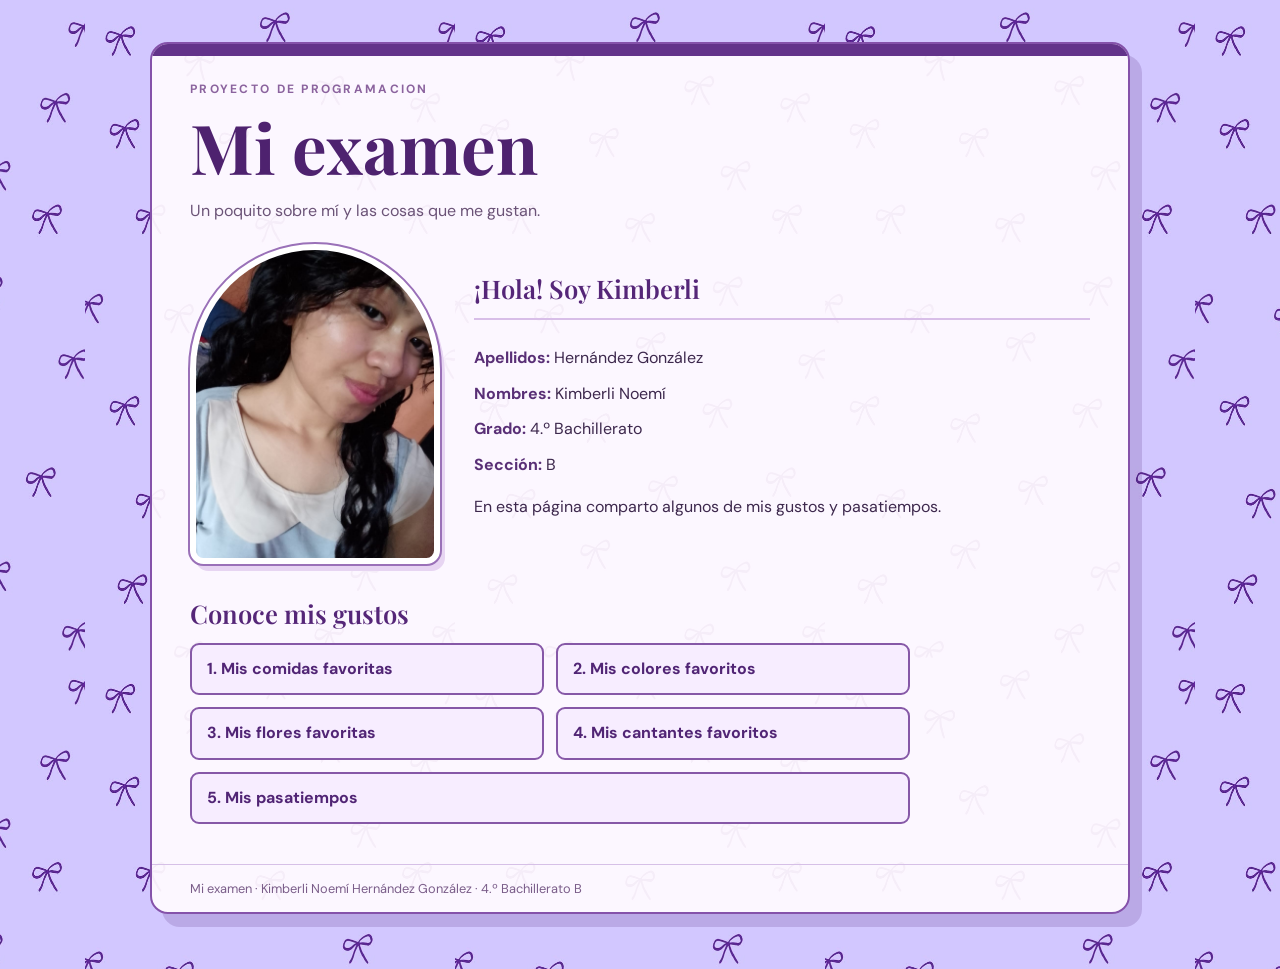
<file: index.html>
<!DOCTYPE html><html lang="es"><head><meta charset="UTF-8"><meta name="viewport" content="width=device-width, initial-scale=1"><meta name="description" content="Proyecto escolar de Kimberli Noemí Hernández González"><title>Inicio | Mi examen</title><link rel="stylesheet" href="style.css"></head><body><div class="wrap"><div class="topline"></div><header><div class="eyebrow">Proyecto de programacion</div><h1 class="heading">Mi examen</h1><p class="intro">Un poquito sobre mí y las cosas que me gustan.</p></header><main class="main"><section class="home-layout"><img class="portrait" src="imagenes/foto-kimberli.jpg" alt="Fotografía de Kimberli"><div><h2 class="section-title" style="margin-top:0">¡Hola! Soy Kimberli</h2><div class="details"><p><b>Apellidos:</b> Hernández González</p><p><b>Nombres:</b> Kimberli Noemí</p><p><b>Grado:</b> 4.º Bachillerato</p><p><b>Sección:</b> B</p></div><p>En esta página comparto algunos de mis gustos y pasatiempos.</p></div></section><h2 class="section-title">Conoce mis gustos</h2><nav class="links" aria-label="Mis cinco temas"><a href="comida.html">1. Mis comidas favoritas</a><a href="colores.html">2. Mis colores favoritos</a><a href="flores.html">3. Mis flores favoritas</a><a href="cantantes.html">4. Mis cantantes favoritos</a><a href="pasatiempos.html">5. Mis pasatiempos</a></nav></main><footer class="footer">Mi examen · Kimberli Noemí Hernández González · 4.º Bachillerato B</footer></div></body></html>
</file>
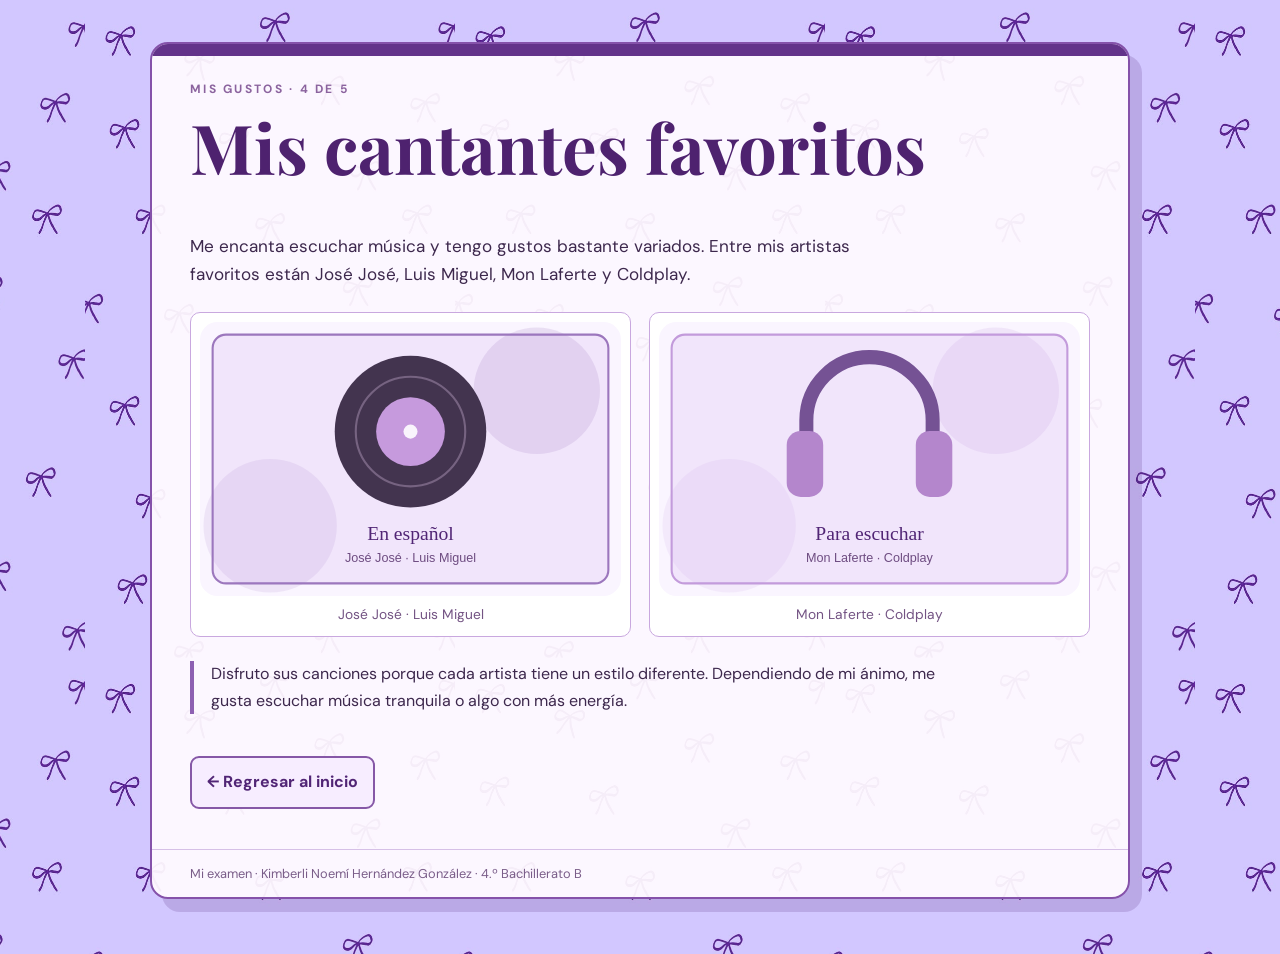
<file: cantantes.html>
<!DOCTYPE html><html lang="es"><head><meta charset="UTF-8"><meta name="viewport" content="width=device-width, initial-scale=1"><meta name="description" content="Proyecto escolar de Kimberli Noemí Hernández González"><title>Mis cantantes favoritos | Mi examen</title><link rel="stylesheet" href="style.css"></head><body><div class="wrap"><div class="topline"></div><header><div class="eyebrow">Mis gustos · 4 de 5</div><h1 class="heading">Mis cantantes favoritos</h1></header><main class="main"><p class="page-lead">Me encanta escuchar música y tengo gustos bastante variados. Entre mis artistas favoritos están José José, Luis Miguel, Mon Laferte y Coldplay.</p><div class="two-images"><figure><img src="imagenes/cantantes-1.svg" alt="Ilustración sobre mis cantantes favoritos" loading="lazy"><figcaption>José José · Luis Miguel</figcaption></figure><figure><img src="imagenes/cantantes-2.svg" alt="Ilustración sobre mis cantantes favoritos" loading="lazy"><figcaption>Mon Laferte · Coldplay</figcaption></figure></div><div class="text-block"><p>Disfruto sus canciones porque cada artista tiene un estilo diferente. Dependiendo de mi ánimo, me gusta escuchar música tranquila o algo con más energía.</p></div><a class="back" href="index.html">← Regresar al inicio</a></main><footer class="footer">Mi examen · Kimberli Noemí Hernández González · 4.º Bachillerato B</footer></div></body></html>
</file>
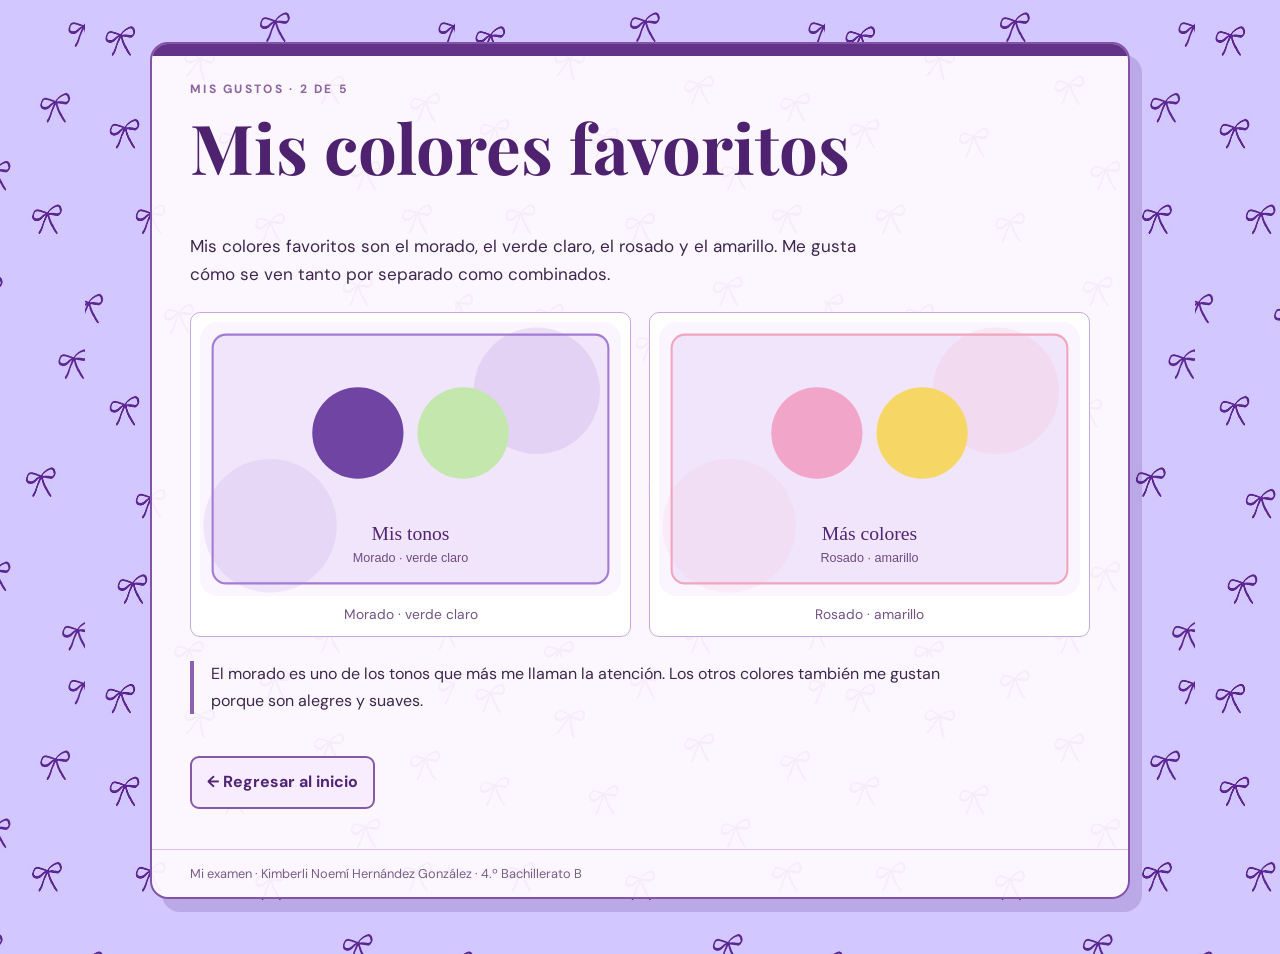
<file: colores.html>
<!DOCTYPE html><html lang="es"><head><meta charset="UTF-8"><meta name="viewport" content="width=device-width, initial-scale=1"><meta name="description" content="Proyecto escolar de Kimberli Noemí Hernández González"><title>Mis colores favoritos | Mi examen</title><link rel="stylesheet" href="style.css"></head><body><div class="wrap"><div class="topline"></div><header><div class="eyebrow">Mis gustos · 2 de 5</div><h1 class="heading">Mis colores favoritos</h1></header><main class="main"><p class="page-lead">Mis colores favoritos son el morado, el verde claro, el rosado y el amarillo. Me gusta cómo se ven tanto por separado como combinados.</p><div class="two-images"><figure><img src="imagenes/colores-1.svg" alt="Ilustración sobre mis colores favoritos" loading="lazy"><figcaption>Morado · verde claro</figcaption></figure><figure><img src="imagenes/colores-2.svg" alt="Ilustración sobre mis colores favoritos" loading="lazy"><figcaption>Rosado · amarillo</figcaption></figure></div><div class="text-block"><p>El morado es uno de los tonos que más me llaman la atención. Los otros colores también me gustan porque son alegres y suaves.</p></div><a class="back" href="index.html">← Regresar al inicio</a></main><footer class="footer">Mi examen · Kimberli Noemí Hernández González · 4.º Bachillerato B</footer></div></body></html>
</file>
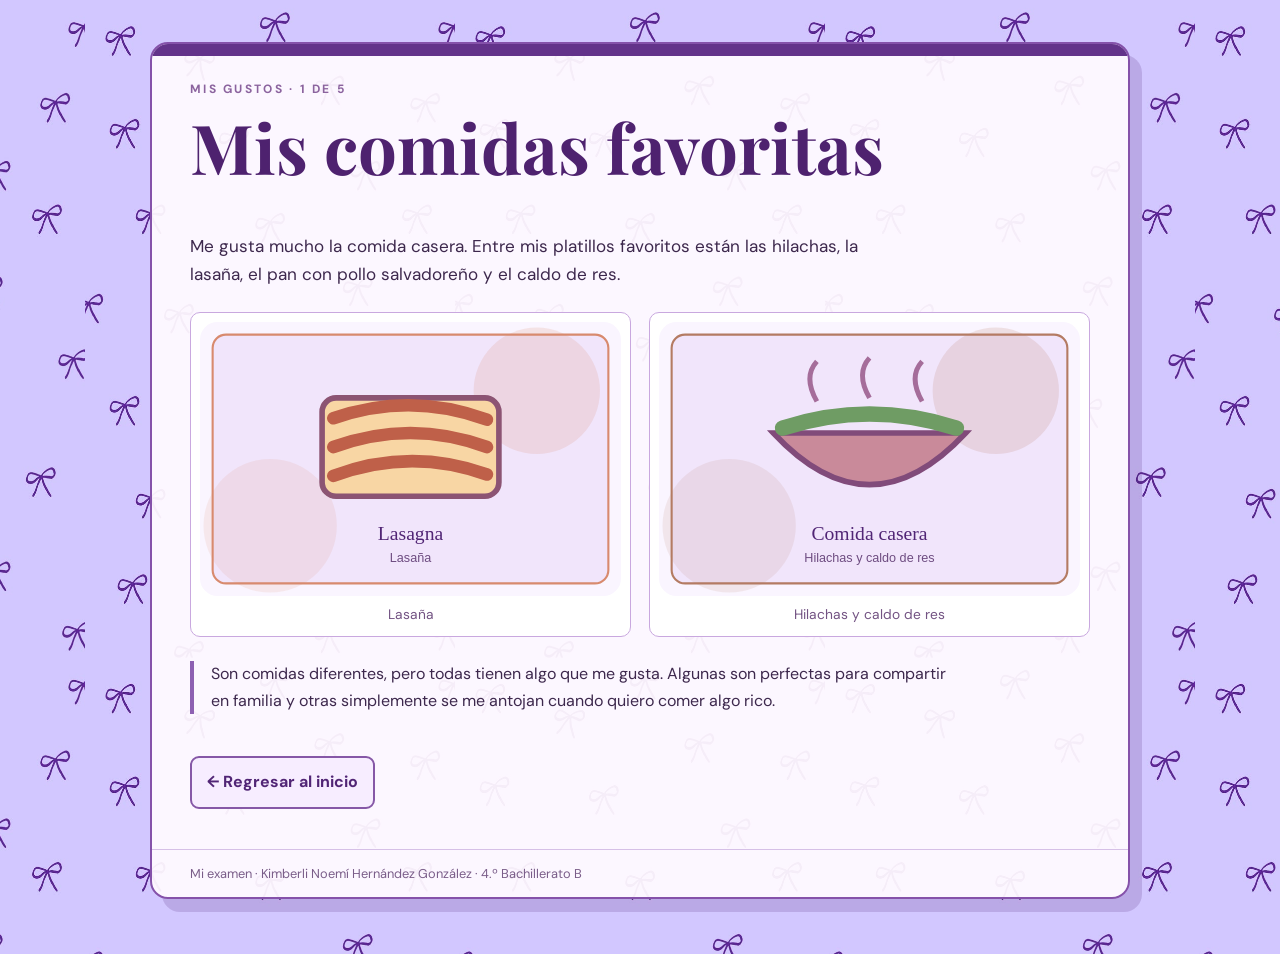
<file: comida.html>
<!DOCTYPE html><html lang="es"><head><meta charset="UTF-8"><meta name="viewport" content="width=device-width, initial-scale=1"><meta name="description" content="Proyecto escolar de Kimberli Noemí Hernández González"><title>Mis comidas favoritas | Mi examen</title><link rel="stylesheet" href="style.css"></head><body><div class="wrap"><div class="topline"></div><header><div class="eyebrow">Mis gustos · 1 de 5</div><h1 class="heading">Mis comidas favoritas</h1></header><main class="main"><p class="page-lead">Me gusta mucho la comida casera. Entre mis platillos favoritos están las hilachas, la lasaña, el pan con pollo salvadoreño y el caldo de res.</p><div class="two-images"><figure><img src="imagenes/comida-1.svg" alt="Ilustración sobre mis comidas favoritas" loading="lazy"><figcaption>Lasaña</figcaption></figure><figure><img src="imagenes/comida-2.svg" alt="Ilustración sobre mis comidas favoritas" loading="lazy"><figcaption>Hilachas y caldo de res</figcaption></figure></div><div class="text-block"><p>Son comidas diferentes, pero todas tienen algo que me gusta. Algunas son perfectas para compartir en familia y otras simplemente se me antojan cuando quiero comer algo rico.</p></div><a class="back" href="index.html">← Regresar al inicio</a></main><footer class="footer">Mi examen · Kimberli Noemí Hernández González · 4.º Bachillerato B</footer></div></body></html>
</file>
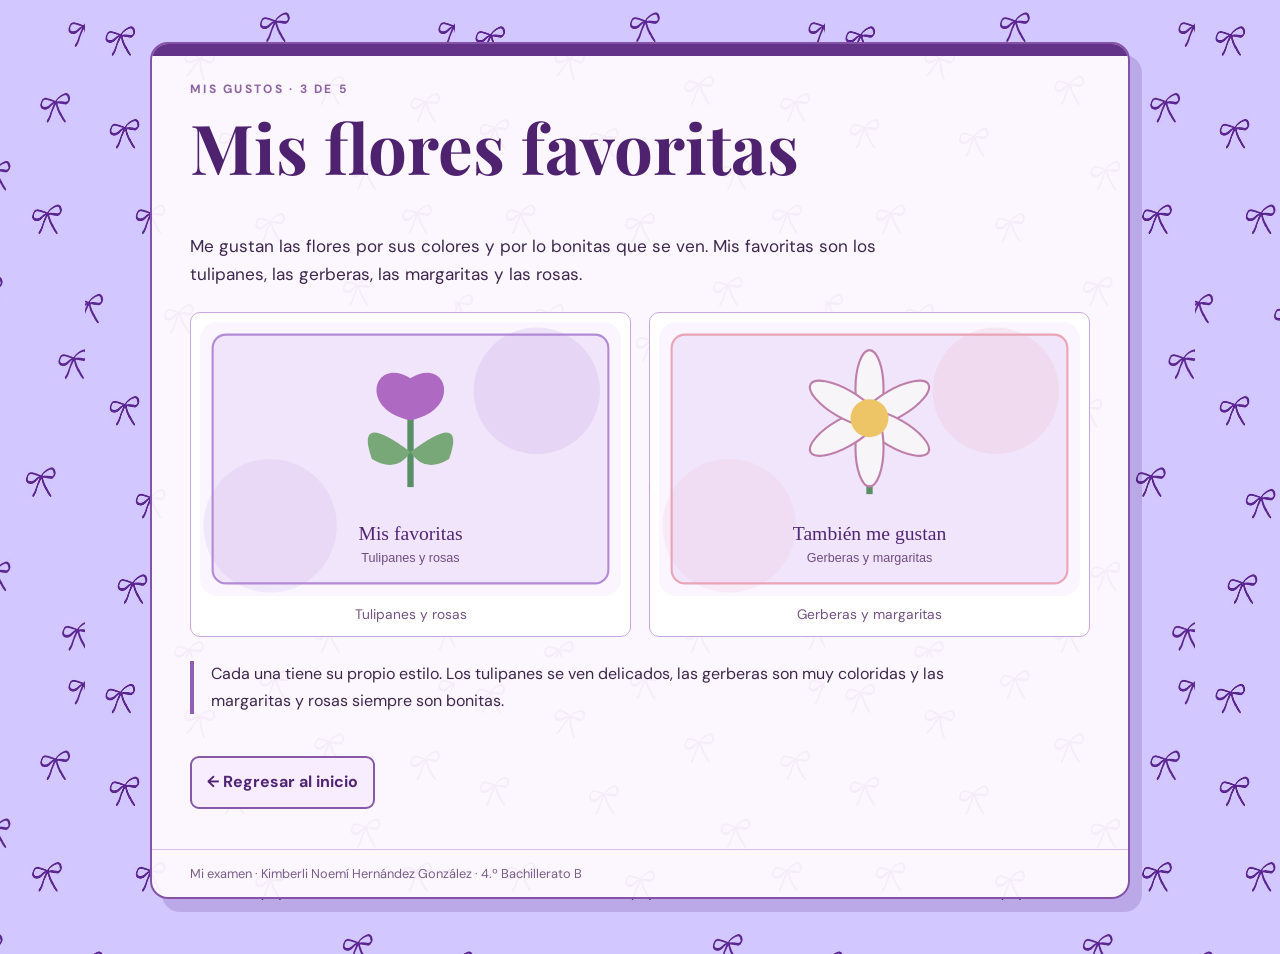
<file: flores.html>
<!DOCTYPE html><html lang="es"><head><meta charset="UTF-8"><meta name="viewport" content="width=device-width, initial-scale=1"><meta name="description" content="Proyecto escolar de Kimberli Noemí Hernández González"><title>Mis flores favoritas | Mi examen</title><link rel="stylesheet" href="style.css"></head><body><div class="wrap"><div class="topline"></div><header><div class="eyebrow">Mis gustos · 3 de 5</div><h1 class="heading">Mis flores favoritas</h1></header><main class="main"><p class="page-lead">Me gustan las flores por sus colores y por lo bonitas que se ven. Mis favoritas son los tulipanes, las gerberas, las margaritas y las rosas.</p><div class="two-images"><figure><img src="imagenes/flores-1.svg" alt="Ilustración sobre mis flores favoritas" loading="lazy"><figcaption>Tulipanes y rosas</figcaption></figure><figure><img src="imagenes/flores-2.svg" alt="Ilustración sobre mis flores favoritas" loading="lazy"><figcaption>Gerberas y margaritas</figcaption></figure></div><div class="text-block"><p>Cada una tiene su propio estilo. Los tulipanes se ven delicados, las gerberas son muy coloridas y las margaritas y rosas siempre son bonitas.</p></div><a class="back" href="index.html">← Regresar al inicio</a></main><footer class="footer">Mi examen · Kimberli Noemí Hernández González · 4.º Bachillerato B</footer></div></body></html>
</file>
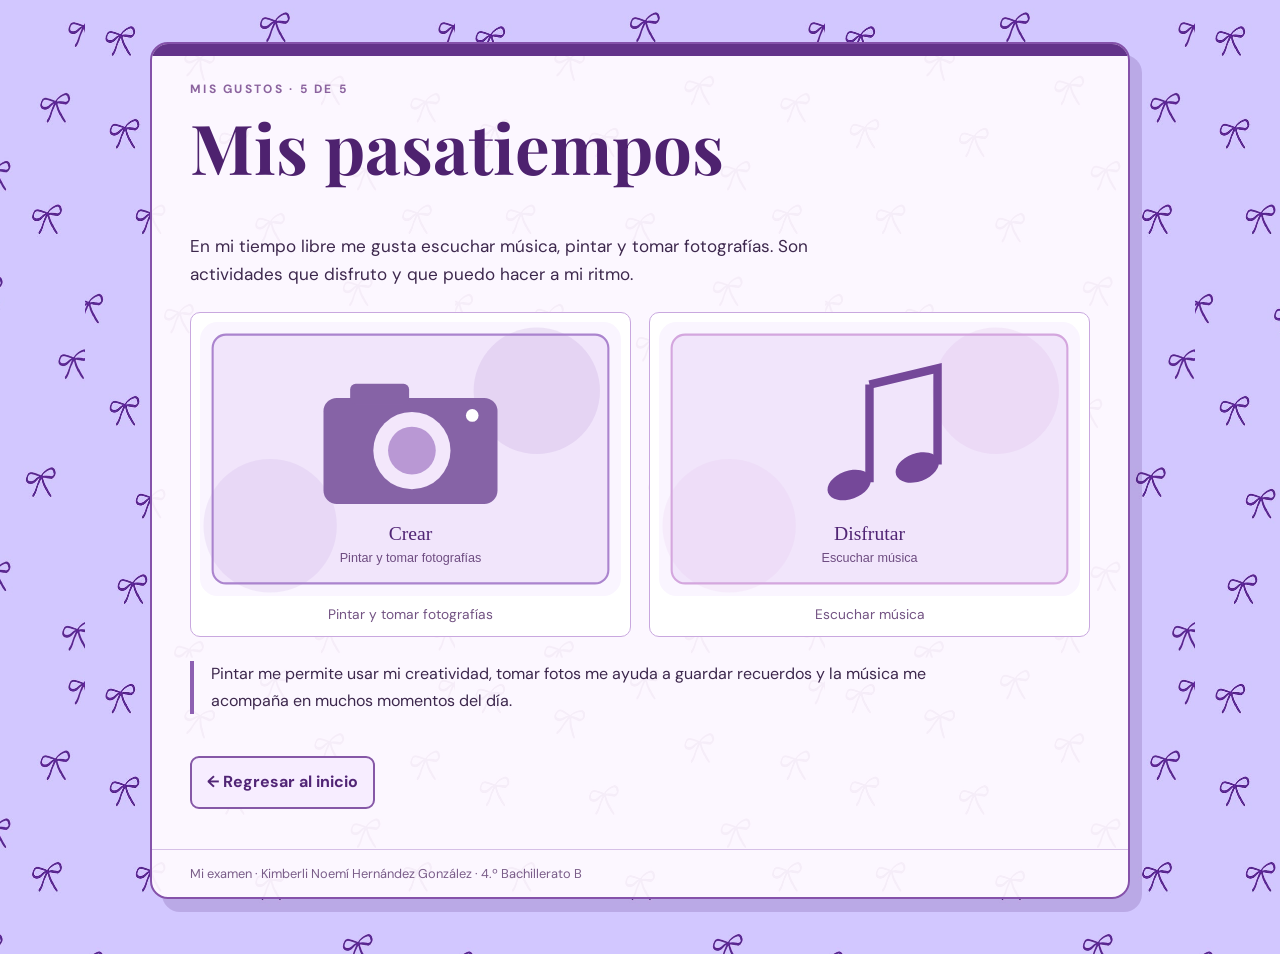
<file: pasatiempos.html>
<!DOCTYPE html><html lang="es"><head><meta charset="UTF-8"><meta name="viewport" content="width=device-width, initial-scale=1"><meta name="description" content="Proyecto escolar de Kimberli Noemí Hernández González"><title>Mis pasatiempos | Mi examen</title><link rel="stylesheet" href="style.css"></head><body><div class="wrap"><div class="topline"></div><header><div class="eyebrow">Mis gustos · 5 de 5</div><h1 class="heading">Mis pasatiempos</h1></header><main class="main"><p class="page-lead">En mi tiempo libre me gusta escuchar música, pintar y tomar fotografías. Son actividades que disfruto y que puedo hacer a mi ritmo.</p><div class="two-images"><figure><img src="imagenes/pasatiempos-1.svg" alt="Ilustración sobre mis pasatiempos" loading="lazy"><figcaption>Pintar y tomar fotografías</figcaption></figure><figure><img src="imagenes/pasatiempos-2.svg" alt="Ilustración sobre mis pasatiempos" loading="lazy"><figcaption>Escuchar música</figcaption></figure></div><div class="text-block"><p>Pintar me permite usar mi creatividad, tomar fotos me ayuda a guardar recuerdos y la música me acompaña en muchos momentos del día.</p></div><a class="back" href="index.html">← Regresar al inicio</a></main><footer class="footer">Mi examen · Kimberli Noemí Hernández González · 4.º Bachillerato B</footer></div></body></html>
</file>
<file: style.css>
@import url('https://fonts.googleapis.com/css2?family=DM+Sans:wght@400;500;600;700&family=Playfair+Display:wght@500;600;700&display=swap');
:root{--purple:#512575;--ink:#3d284d;--lilac:#e9d9f8;--line:#9b70b7}*{box-sizing:border-box}body{margin:0;background:#d6c9f9 url('imagenes/fondo-monos.png') center top / 370px auto repeat;color:var(--ink);font-family:'DM Sans',Arial,sans-serif;line-height:1.65}.wrap{width:min(980px,calc(100% - 32px));margin:42px auto 55px;background:rgba(255,250,255,.94);border:2px solid #8552aa;border-radius:18px;box-shadow:12px 13px 0 rgba(80,34,116,.18);overflow:hidden}.topline{height:12px;background:#63338a}header{padding:24px 38px 0}.eyebrow{text-transform:uppercase;letter-spacing:.19em;color:#8b639e;font-size:.75rem;font-weight:700}.heading{font:700 clamp(2.5rem,6vw,4.3rem)/1.13 'Playfair Display',Georgia,serif;color:#4e226f;margin:8px 0 12px}.intro{margin:0;color:#6b5377}.main{padding:20px 38px 40px}.home-layout{display:grid;grid-template-columns:250px 1fr;gap:34px;align-items:center}.portrait{width:100%;height:320px;object-fit:cover;object-position:center 32%;border:6px solid white;outline:2px solid #9a71b8;border-radius:130px 130px 14px 14px;box-shadow:5px 7px 0 #e7d5f2}.details{border-top:2px solid #d8bee8;padding-top:16px}.details p{margin:9px 0}.details b{color:#592f76}.section-title{font:600 1.6rem 'Playfair Display',Georgia,serif;color:#552678;margin:32px 0 13px}.links{display:grid;grid-template-columns:repeat(2,minmax(0,1fr));gap:12px;max-width:720px}.links a,.back{display:block;border:2px solid #8658a7;border-radius:9px;background:#f7edff;color:#512575;text-decoration:none;padding:11px 15px;font-weight:700;transition:background .2s,transform .2s}.links a:hover,.back:hover{background:#e3ccf5;transform:translateY(-2px)}.links a:last-child{grid-column:1/-1}.page-lead{max-width:700px;margin:14px 0 20px;font-size:1.07rem}.two-images{display:grid;grid-template-columns:1fr 1fr;gap:18px;margin:24px 0}.two-images figure{margin:0;background:#fff;border:1px solid #c9a8df;border-radius:10px;padding:9px}.two-images img{display:block;width:100%;height:auto;aspect-ratio:600/390;object-fit:cover}.two-images figcaption{padding:7px 6px 2px;font-size:.86rem;color:#735383;text-align:center}.text-block{border-left:4px solid #8d60b2;padding-left:17px;max-width:760px}.back{display:inline-block;margin-top:26px}.footer{border-top:1px solid #d6c0e7;padding:13px 38px;color:#7a5d89;font-size:.8rem}@media(max-width:650px){.wrap{margin:16px auto 30px}.main{padding:16px 22px 28px}header{padding:22px 22px 0}.home-layout{grid-template-columns:1fr;gap:20px}.portrait{width:min(245px,100%);height:270px;justify-self:center}.links{grid-template-columns:1fr}.links a:last-child{grid-column:auto}.two-images{grid-template-columns:1fr}.footer{padding:12px 22px}}
</file>
